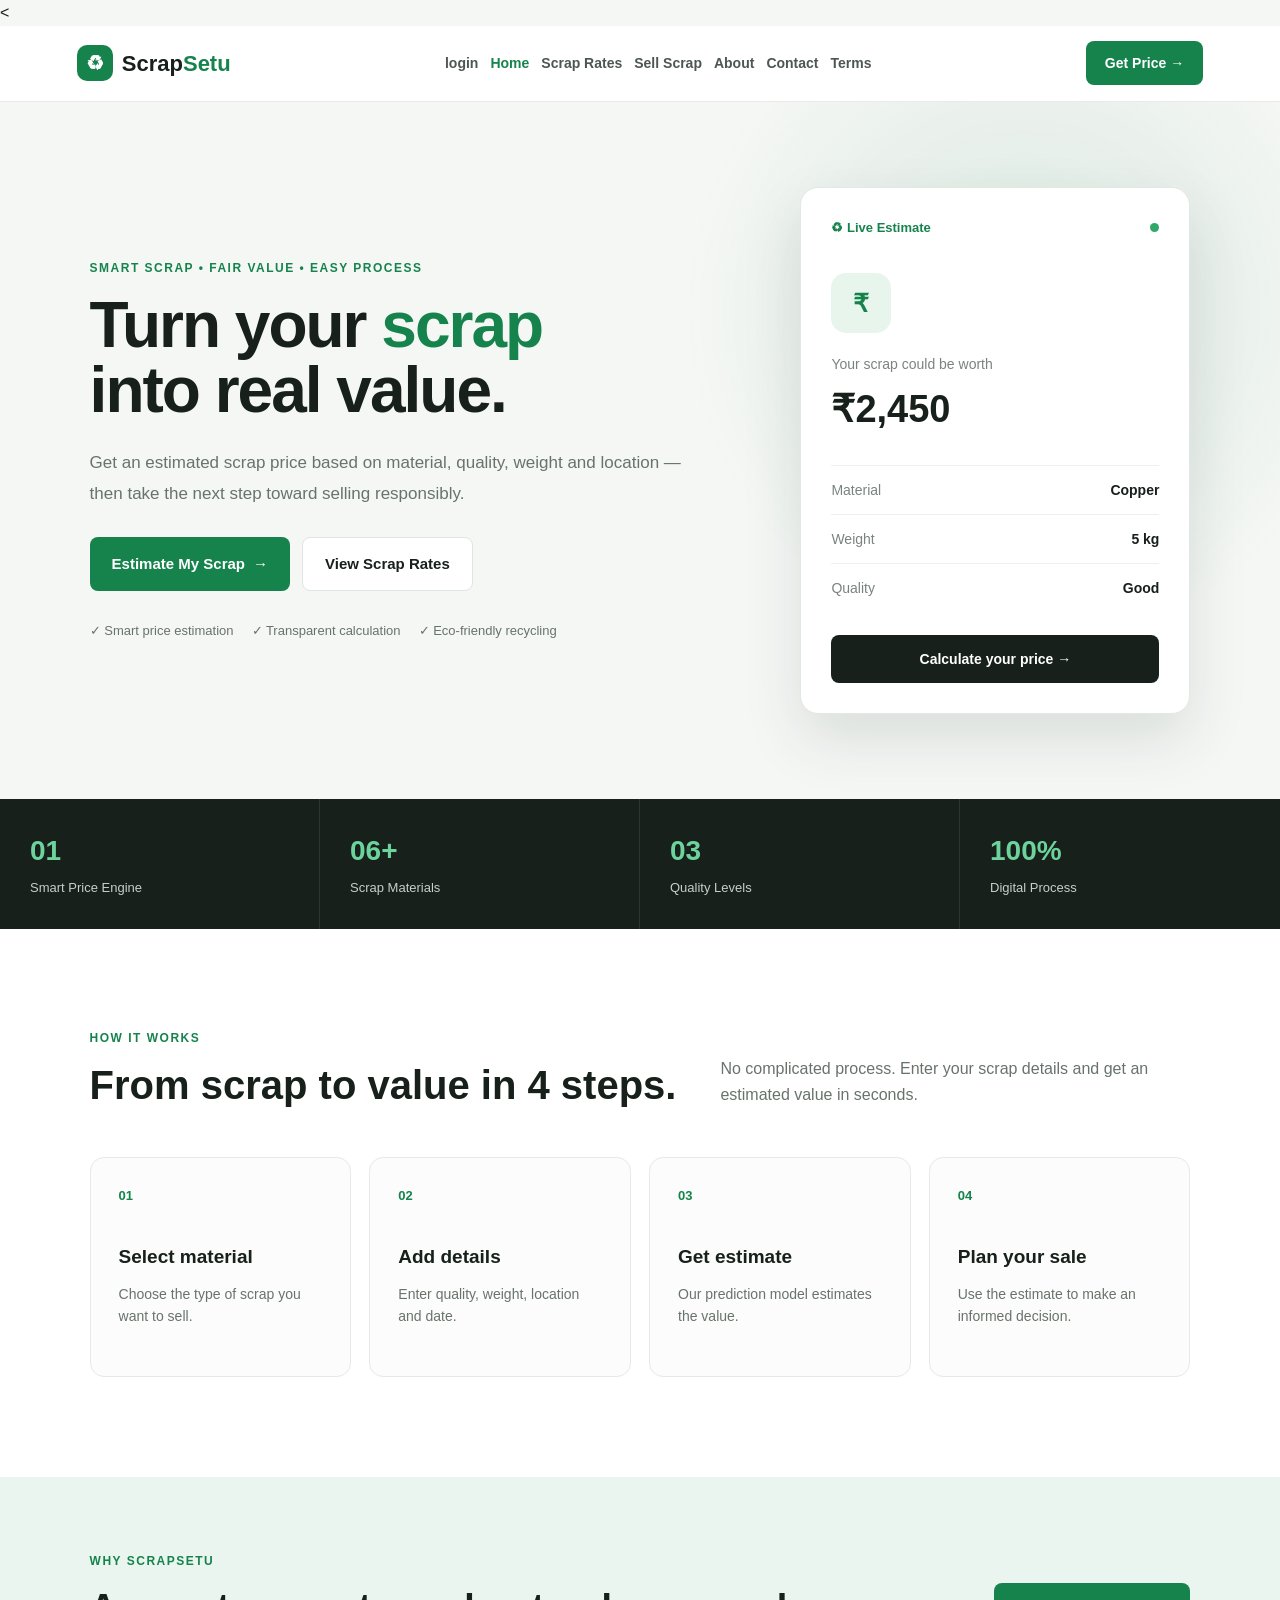
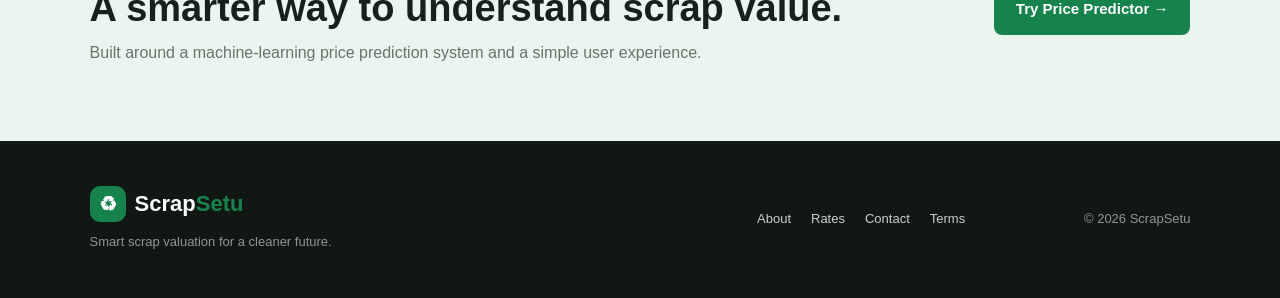
<file: frontend/index.html>
<<!DOCTYPE html>
<html lang="en">

<head>

    <meta charset="UTF-8">

    <meta
        name="viewport"
        content="width=device-width, initial-scale=1.0"
    >

    <title>ScrapSetu | Turn Scrap Into Value</title>

    <link
        rel="stylesheet"
        href="css/style.css"
    >

</head>


<body>

    <!-- =========================
         NAVBAR
    ========================== -->

    <header class="navbar">

        <!-- Logo -->

        <a
            class="brand"
            href="index.html"
        >

            <span class="brand-mark">
                ♻
            </span>

            <span>
                Scrap<span>Setu</span>
            </span>

        </a>


        <!-- Mobile Menu Button -->

        <button
            class="menu-toggle"
            id="menuToggle"
        >
            ☰
        </button>


        <!-- Navigation -->

        <nav id="navMenu">
            <div class="hero-actions">

                    <a
                        
                        href="login.html"
                    >
                    login
                    </a>


            <a
                class="active"
                href="index.html"
            >
                Home
            </a>

            <a href="rates.html">
                Scrap Rates
            </a>

            <!-- <a href="prediction.html">
                Sell Scrap
            </a> -->
            <a href="pickup.html">
                Sell Scrap
            </a>

            <a href="about.html">
                About
            </a>

            <a href="contact.html">
                Contact
            </a>

            <a href="terms.html">
                Terms
            </a>

        </nav>


        <!-- Main CTA -->

        <a
            class="nav-cta"
            href="prediction.html"
        >
            Get Price →
        </a>
         
    </header>



    <!-- =========================
         MAIN CONTENT
    ========================== -->

    <main>
       


        <!-- =========================
             HERO SECTION
        ========================== -->

        <section class="hero">

            <div class="hero-content">

                <div class="eyebrow">
                    SMART SCRAP • FAIR VALUE • EASY PROCESS
                </div>


                <h1>
                    Turn your
                    <span>scrap</span>
                    <br>
                    into real value.
                </h1>


                <p>
                    Get an estimated scrap price based on
                    material, quality, weight and location —
                    then take the next step toward selling
                    responsibly.
                </p>


                <div class="hero-actions">

                    <a
                        class="btn btn-primary"
                        href="prediction.html"
                    >
                        Estimate My Scrap
                        <span>→</span>
                    </a>


                    <a
                        class="btn btn-light"
                        href="rates.html"
                    >
                        View Scrap Rates
                    </a>

                </div>


                <div class="trust-row">

                    <span>
                        ✓ Smart price estimation
                    </span>

                    <span>
                        ✓ Transparent calculation
                    </span>

                    <span>
                        ✓ Eco-friendly recycling
                    </span>

                </div>

            </div>



            <!-- =========================
                 ESTIMATE CARD
            ========================== -->

            <div class="hero-card">

                <div class="card-top">

                    <span>
                        ♻ Live Estimate
                    </span>

                    <span class="dot"></span>

                </div>


                <div class="estimate-icon">
                    ₹
                </div>


                <div class="muted">
                    Your scrap could be worth
                </div>


                <!-- Demo/example value -->
                <div class="big-price">
                    ₹2,450
                </div>


                <div class="estimate-line">

                    <span>
                        Material
                    </span>

                    <strong>
                        Copper
                    </strong>

                </div>


                <div class="estimate-line">

                    <span>
                        Weight
                    </span>

                    <strong>
                        5 kg
                    </strong>

                </div>


                <div class="estimate-line">

                    <span>
                        Quality
                    </span>

                    <strong>
                        Good
                    </strong>

                </div>


                <a
                    href="prediction.html"
                    class="mini-btn"
                >
                    Calculate your price →
                </a>

            </div>

        </section>



        <!-- =========================
             STATS
        ========================== -->

        <section class="stats">

            <div>

                <strong>
                    01
                </strong>

                <span>
                    Smart Price Engine
                </span>

            </div>


            <div>

                <strong>
                    06+
                </strong>

                <span>
                    Scrap Materials
                </span>

            </div>


            <div>

                <strong>
                    03
                </strong>

                <span>
                    Quality Levels
                </span>

            </div>


            <div>

                <strong>
                    100%
                </strong>

                <span>
                    Digital Process
                </span>

            </div>

        </section>



        <!-- =========================
             HOW IT WORKS
        ========================== -->

        <section class="section">

            <div class="section-heading">

                <div>

                    <div class="eyebrow">
                        HOW IT WORKS
                    </div>

                    <h2>
                        From scrap to value in 4 steps.
                    </h2>

                </div>


                <p>
                    No complicated process. Enter your
                    scrap details and get an estimated
                    value in seconds.
                </p>

            </div>



            <div class="steps">


                <!-- Step 1 -->

                <article>

                    <div class="step-no">
                        01
                    </div>

                    <h3>
                        Select material
                    </h3>

                    <p>
                        Choose the type of scrap you
                        want to sell.
                    </p>

                </article>



                <!-- Step 2 -->

                <article>

                    <div class="step-no">
                        02
                    </div>

                    <h3>
                        Add details
                    </h3>

                    <p>
                        Enter quality, weight,
                        location and date.
                    </p>

                </article>



                <!-- Step 3 -->

                <article>

                    <div class="step-no">
                        03
                    </div>

                    <h3>
                        Get estimate
                    </h3>

                    <p>
                        Our prediction model
                        estimates the value.
                    </p>

                </article>



                <!-- Step 4 -->

                <article>

                    <div class="step-no">
                        04
                    </div>

                    <h3>
                        Plan your sale
                    </h3>

                    <p>
                        Use the estimate to make
                        an informed decision.
                    </p>

                </article>

            </div>

        </section>



        <!-- =========================
             WHY SCRAPSETU
        ========================== -->

        <section class="feature-band">

            <div>

                <div class="eyebrow">
                    WHY SCRAPSETU
                </div>


                <h2>
                    A smarter way to understand
                    scrap value.
                </h2>


                <p>
                    Built around a machine-learning
                    price prediction system and a
                    simple user experience.
                </p>

            </div>


            <a
                class="btn btn-primary"
                href="prediction.html"
            >
                Try Price Predictor →
            </a>

        </section>

    </main>



    <!-- =========================
         FOOTER
    ========================== -->

    <footer>


        <!-- Footer Brand -->

        <div>

            <a
                class="brand"
                href="index.html"
            >

                <span class="brand-mark">
                    ♻
                </span>

                <span>
                    Scrap<span>Setu</span>
                </span>

            </a>


            <p>
                Smart scrap valuation for a cleaner future.
            </p>

        </div>



        <!-- Footer Links -->

        <div class="footer-links">

            <a href="about.html">
                About
            </a>

            <a href="rates.html">
                Rates
            </a>

            <a href="contact.html">
                Contact
            </a>

            <a href="terms.html">
                Terms
            </a>

        </div>



        <!-- Copyright -->

        <div>
            © 2026 ScrapSetu
        </div>

    </footer>



    <!-- =========================
         JAVASCRIPT
    ========================== -->

    <script src="js/script.js"></script>

</body>

</html>
</file>
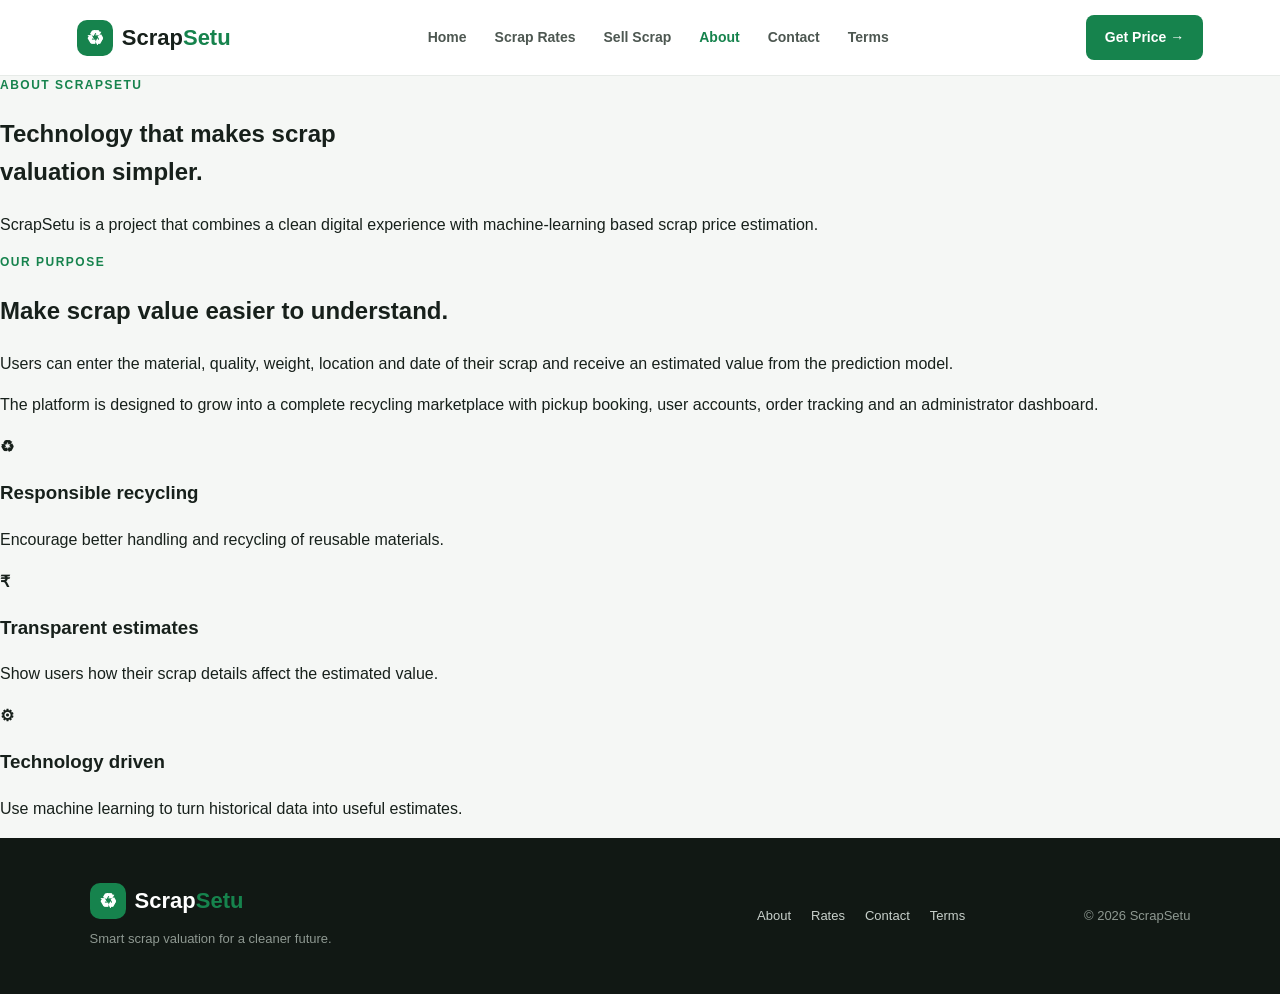
<file: frontend/about.html>
<!DOCTYPE html>
<html lang="en"><head><meta charset="UTF-8"><meta name="viewport" content="width=device-width, initial-scale=1.0"><title>About | ScrapSetu</title><link rel="stylesheet" href="css/style.css"></head>
<body>
<header class="navbar"><a class="brand" href="index.html"><span class="brand-mark">♻</span><span>Scrap<span>Setu</span></span></a><button class="menu-toggle" id="menuToggle">☰</button><nav id="navMenu"><a href="index.html">Home</a><a href="rates.html">Scrap Rates</a><a href="prediction.html">Sell Scrap</a><a class="active" href="about.html">About</a><a href="contact.html">Contact</a><a href="terms.html">Terms</a></nav><a class="nav-cta" href="prediction.html">Get Price →</a></header>
<main><section class="page-hero centered"><div class="eyebrow">ABOUT SCRAPSETU</div><h1>Technology that makes scrap<br><span>valuation simpler.</span></h1><p>ScrapSetu is a project that combines a clean digital experience with machine-learning based scrap price estimation.</p></section>
<section class="about-grid"><div><div class="eyebrow">OUR PURPOSE</div><h2>Make scrap value easier to understand.</h2></div><div><p>Users can enter the material, quality, weight, location and date of their scrap and receive an estimated value from the prediction model.</p><p>The platform is designed to grow into a complete recycling marketplace with pickup booking, user accounts, order tracking and an administrator dashboard.</p></div></section>
<section class="values"><article><b>♻</b><h3>Responsible recycling</h3><p>Encourage better handling and recycling of reusable materials.</p></article><article><b>₹</b><h3>Transparent estimates</h3><p>Show users how their scrap details affect the estimated value.</p></article><article><b>⚙</b><h3>Technology driven</h3><p>Use machine learning to turn historical data into useful estimates.</p></article></section>
</main><footer><div><a class="brand" href="index.html"><span class="brand-mark">♻</span><span>Scrap<span>Setu</span></span></a><p>Smart scrap valuation for a cleaner future.</p></div><div class="footer-links"><a href="about.html">About</a><a href="rates.html">Rates</a><a href="contact.html">Contact</a><a href="terms.html">Terms</a></div><div>© 2026 ScrapSetu</div></footer><script src="js/script.js"></script></body></html>
</file>
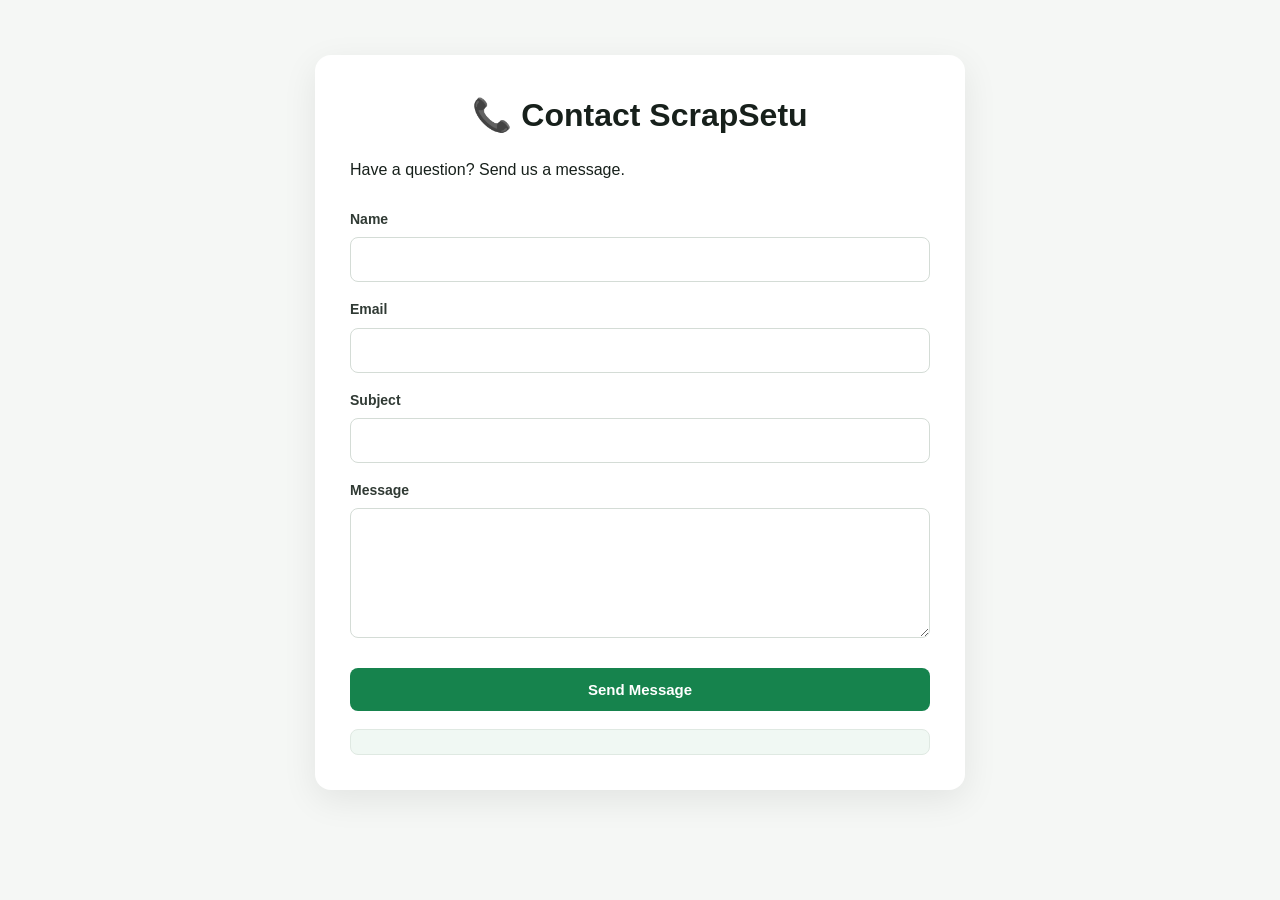
<file: frontend/contact.html>
<!DOCTYPE html>
<html lang="en">

<head>

    <meta charset="UTF-8">

    <meta name="viewport"
          content="width=device-width, initial-scale=1.0">

    <title>Contact | ScrapSetu</title>

    <link rel="stylesheet"
          href="css/style.css">

</head>

<body>

    <div class="container">

        <h1>📞 Contact ScrapSetu</h1>

        <p>
            Have a question? Send us a message.
        </p>


        <form id="contactForm">

            <label>Name</label>

            <input
                type="text"
                id="contactName"
                required
            >


            <label>Email</label>

            <input
                type="email"
                id="contactEmail"
                required
            >


            <label>Subject</label>

            <input
                type="text"
                id="contactSubject"
                required
            >


            <label>Message</label>

            <textarea
                id="contactMessage"
                rows="6"
                required
            ></textarea>


            <button type="submit">
                Send Message
            </button>

        </form>


        <div id="contactResult"
             class="result">
        </div>

    </div>


    <script src="js/contact.js"></script>

</body>

</html>
</file>
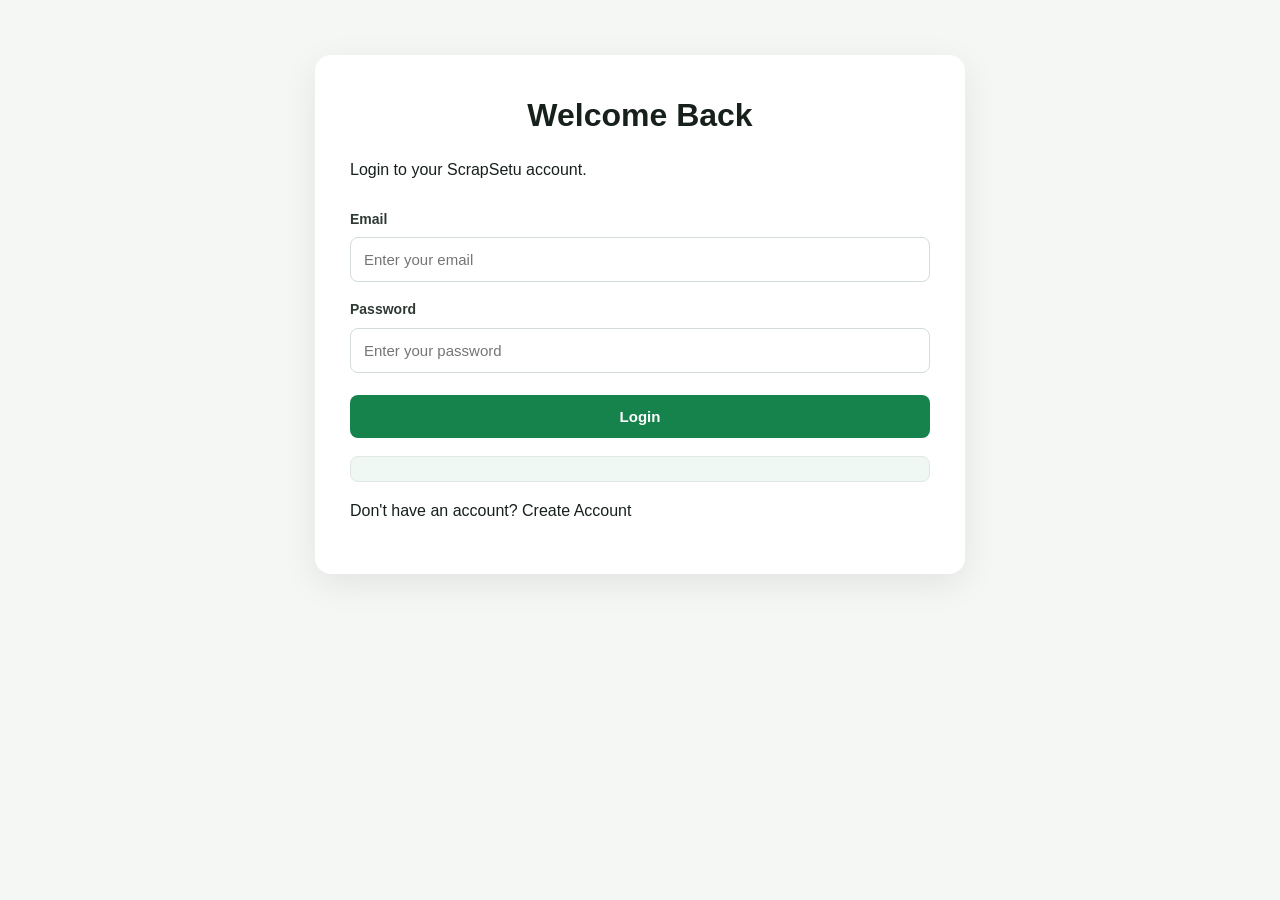
<file: frontend/dashboard.html>
<!DOCTYPE html>
<html lang="en">

<head>
    <meta charset="UTF-8">

    <meta name="viewport"
          content="width=device-width, initial-scale=1.0">

    <title>Dashboard | ScrapSetu</title>

    <link rel="stylesheet"
          href="css/style.css">
</head>

<body>

    <div class="container">

        <h1>ScrapSetu Dashboard</h1>

        <p id="welcomeMessage">
            Welcome!
        </p>

        <button onclick="goToPrediction()">
            🤖 Predict Scrap Price
        </button>

        <button onclick="goToRates()">
            💰 View Scrap Rates
        </button>

        <button onclick="goToPickup()">
            🚚 Book Scrap Pickup
        </button>

        <button onclick="viewPickups()">
            📦 My Pickups
        </button>

        <button onclick="logout()">
            🚪 Logout
        </button>

        <div id="dashboardResult"
             class="result">
        </div>

    </div>

    <script src="js/dashboard.js"></script>

</body>

</html>
</file>
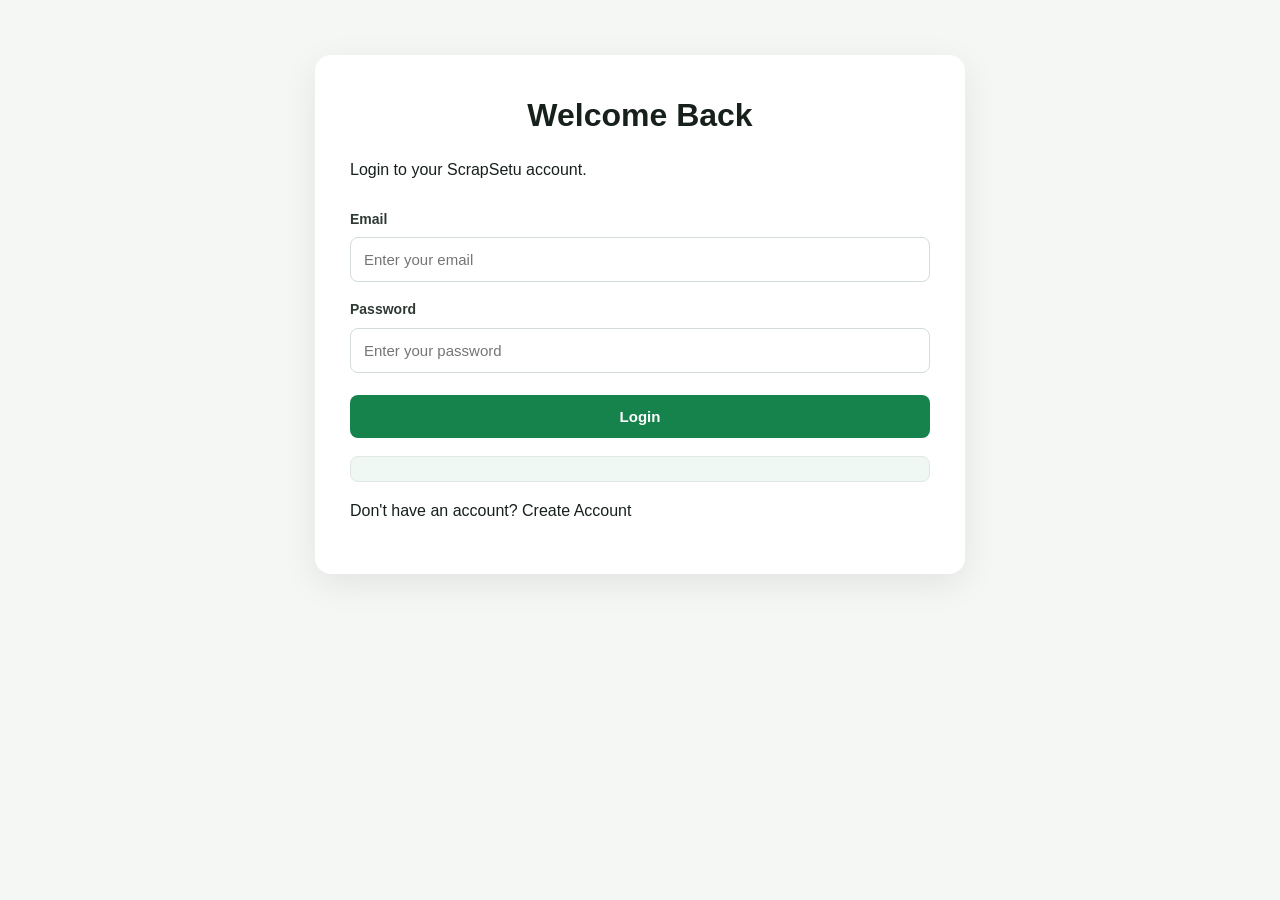
<file: frontend/login.html>
<!DOCTYPE html>
<html lang="en">

<head>

    <meta charset="UTF-8">

    <meta
        name="viewport"
        content="width=device-width, initial-scale=1.0"
    >

    <title>Login | ScrapSetu</title>

    <link
        rel="stylesheet"
        href="css/style.css"
    >

</head>

<body>

    <div class="container">

        <h1>Welcome Back</h1>

        <p>
            Login to your ScrapSetu account.
        </p>

        <form id="loginForm">

            <label>Email</label>

            <input
                type="email"
                id="loginEmail"
                placeholder="Enter your email"
                required
            >

            <label>Password</label>

            <input
                type="password"
                id="loginPassword"
                placeholder="Enter your password"
                required
            >

            <button type="submit">
                Login
            </button>

        </form>

        <div id="authMessage" class="result"></div>

        <p>
            Don't have an account?
            <a href="register.html">Create Account</a>
        </p>

    </div>

    <script src="js/auth.js"></script>

</body>

</html>
</file>
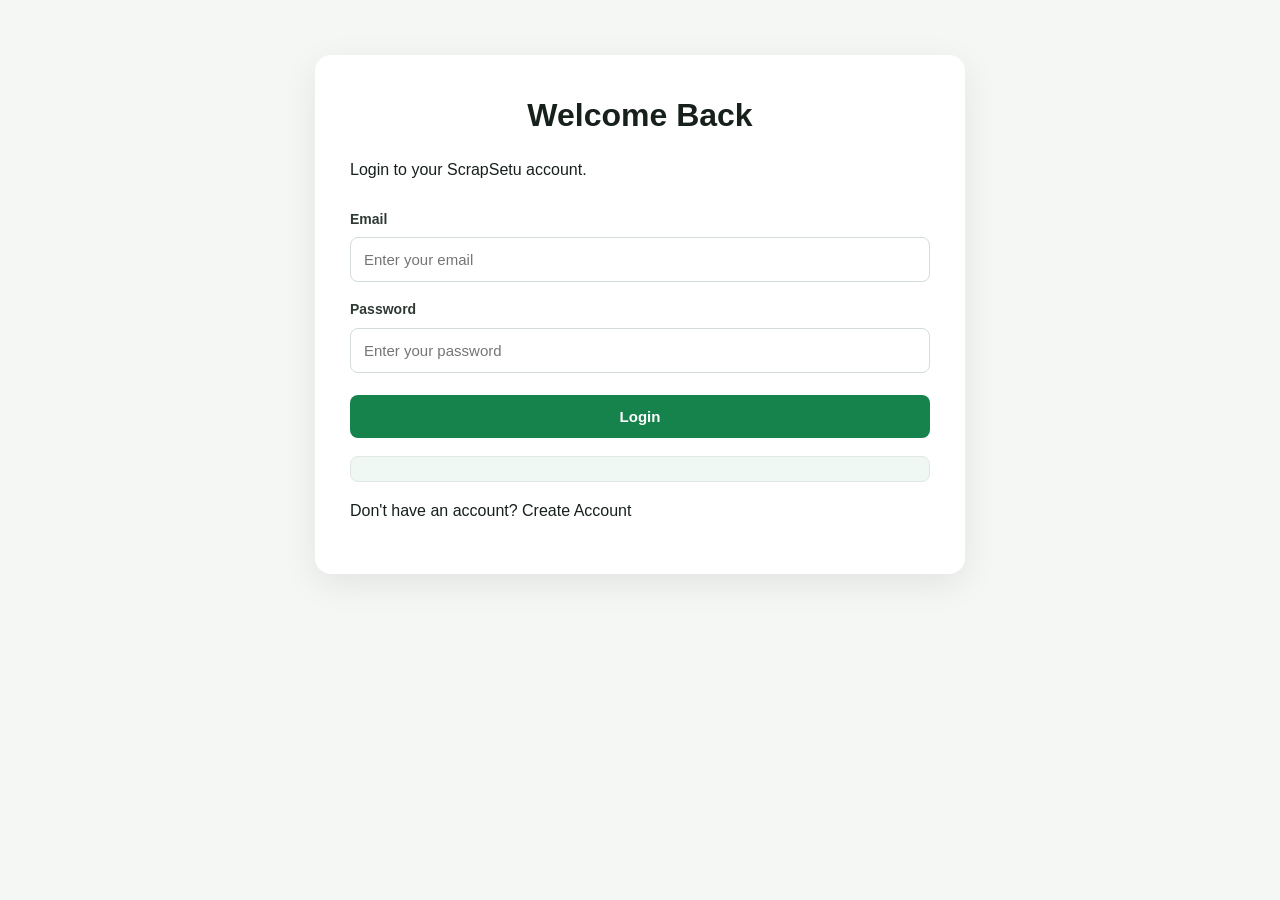
<file: frontend/pickup.html>
<!DOCTYPE html>
<html lang="en">

<head>

    <meta charset="UTF-8">

    <meta name="viewport"
          content="width=device-width, initial-scale=1.0">

    <title>Book Pickup | ScrapSetu</title>

    <link rel="stylesheet"
          href="css/style.css">

</head>

<body>

    <div class="container">

        <h1>🚚 Book Scrap Pickup</h1>

        <p>
            Enter your scrap and pickup details.
        </p>


        <form id="pickupForm">

            <label>Material</label>

            <select id="material" required>

                <option value="">
                    Select Material
                </option>

                <option value="Copper">
                    Copper
                </option>

                <option value="Iron">
                    Iron
                </option>

                <option value="Aluminium">
                    Aluminium
                </option>

                <option value="Brass">
                    Brass
                </option>

                <option value="Plastic">
                    Plastic
                </option>

                <option value="Paper">
                    Paper
                </option>

            </select>


            <label>Quality</label>

            <select id="quality" required>

                <option value="">
                    Select Quality
                </option>

                <option value="Good">
                    Good
                </option>

                <option value="Medium">
                    Medium
                </option>

                <option value="Poor">
                    Poor
                </option>

            </select>


            <label>Weight (kg)</label>

            <input
                type="number"
                id="weight"
                min="0.1"
                step="0.1"
                placeholder="Example: 20"
                required
            >


            <label>State</label>

            <input
                type="text"
                id="state"
                placeholder="Enter state"
                required
            >


            <label>City</label>

            <input
                type="text"
                id="city"
                placeholder="Enter city"
                required
            >


            <label>Pickup Address</label>

            <textarea
                id="address"
                placeholder="Enter complete address"
                rows="4"
                required
            ></textarea>


            <label>Pickup Date</label>

            <input
                type="date"
                id="pickup_date"
                required
            >


            <label>Pickup Time</label>

            <input
                type="time"
                id="pickup_time"
                required
            >


            <button type="submit">
                Book Pickup
            </button>

        </form>


        <div id="pickupResult"
             class="result">
        </div>


        <button onclick="goDashboard()">
            ← Dashboard
        </button>

    </div>


    <script src="js/pickup.js"></script>

</body>

</html>
</file>
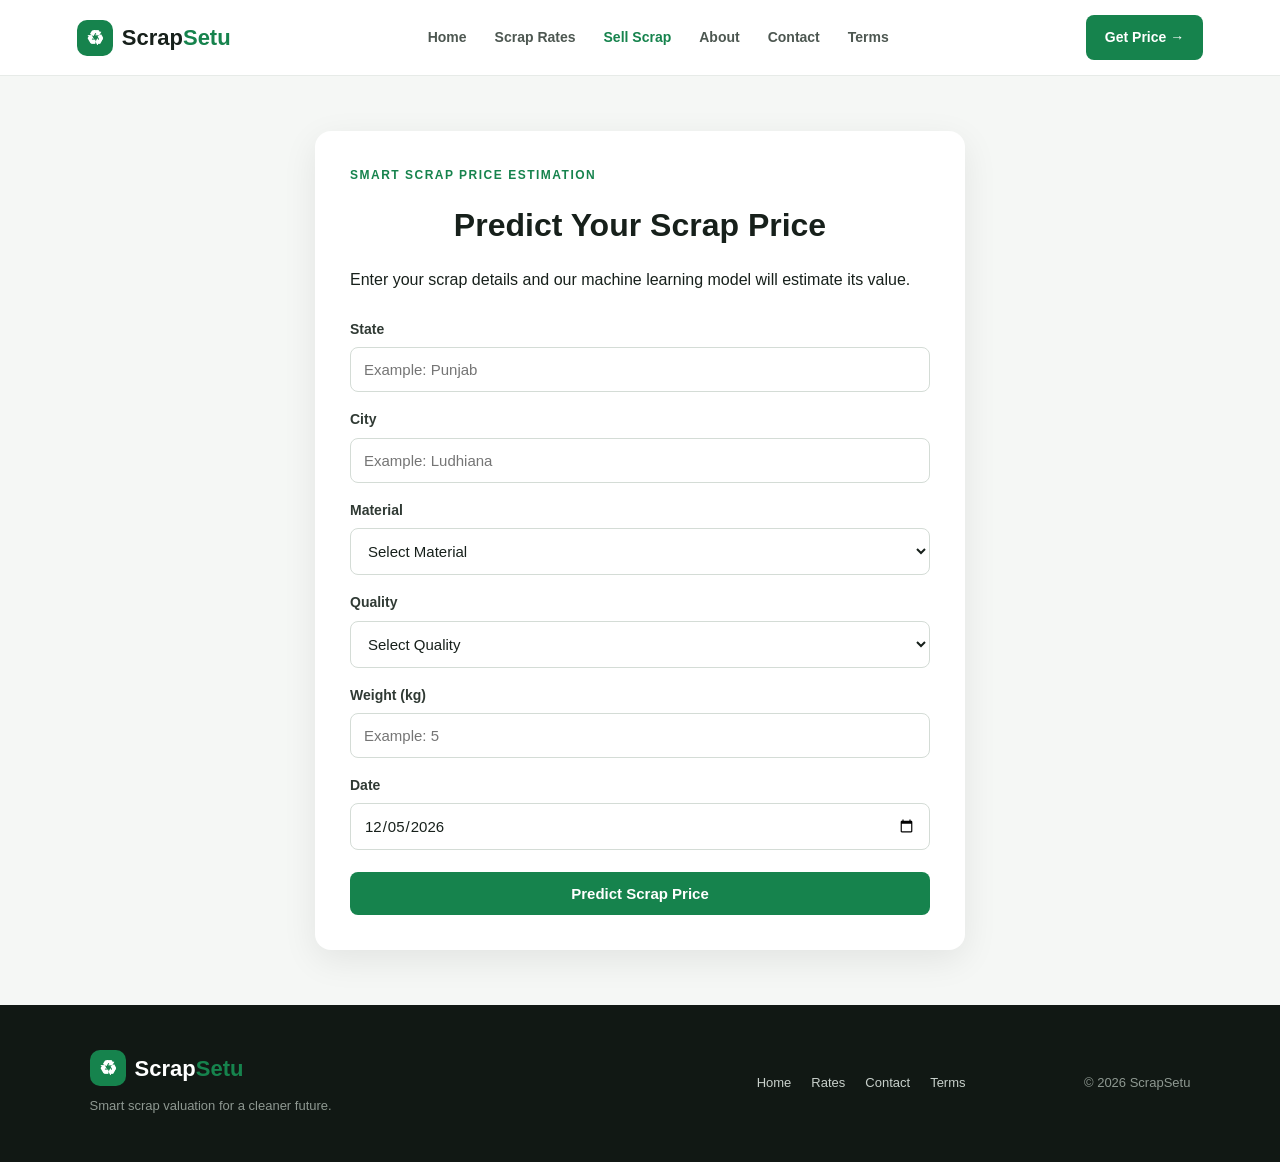
<file: frontend/prediction.html>
<!DOCTYPE html>
<html lang="en">

<head>
    <meta charset="UTF-8">
    <meta name="viewport" content="width=device-width, initial-scale=1.0">

    <title>Scrap Price Prediction | ScrapSetu</title>

    <link rel="stylesheet" href="css/style.css">
</head>

<body>

<header class="navbar">

    <a class="brand" href="index.html">
        <span class="brand-mark">♻</span>
        <span>Scrap<span>Setu</span></span>
    </a>

    <button class="menu-toggle" id="menuToggle">☰</button>

    <nav id="navMenu">
        <a href="index.html">Home</a>
        <a href="rates.html">Scrap Rates</a>
        <a class="active" href="prediction.html">Sell Scrap</a>
        <a href="about.html">About</a>
        <a href="contact.html">Contact</a>
        <a href="terms.html">Terms</a>
    </nav>

    <a class="nav-cta" href="prediction.html">
        Get Price →
    </a>

</header>


<main>

    <div class="container">

        <div class="eyebrow">
            SMART SCRAP PRICE ESTIMATION
        </div>

        <h1>Predict Your Scrap Price</h1>

        <p>
            Enter your scrap details and our machine learning model
            will estimate its value.
        </p>


        <form id="predictionForm">

            <label for="state">State</label>

            <input
                type="text"
                id="state"
                placeholder="Example: Punjab"
                required
            >


            <label for="city">City</label>

            <input
                type="text"
                id="city"
                placeholder="Example: Ludhiana"
                required
            >


            <label for="material">Material</label>

            <select id="material" required>

                <option value="">Select Material</option>

                <option value="Copper">Copper</option>
                <option value="Iron">Iron</option>
                <option value="Aluminium">Aluminium</option>
                <option value="Brass">Brass</option>
                <option value="Plastic">Plastic</option>
                <option value="Paper">Paper</option>

            </select>


            <label for="quality">Quality</label>

            <select id="quality" required>

                <option value="">Select Quality</option>

                <option value="Good">Good</option>
                <option value="Medium">Medium</option>
                <option value="Poor">Poor</option>

            </select>


            <label for="weight">Weight (kg)</label>

            <input
                type="number"
                id="weight"
                min="0.1"
                step="0.1"
                placeholder="Example: 5"
                required
            >


            <label for="date">Date</label>

            <input
                type="date"
                id="date"
                required
            >


            <button type="submit">
                Predict Scrap Price
            </button>

        </form>


        <div id="result" class="result" style="display:none;"></div>

    </div>

</main>


<footer>

    <div>

        <a class="brand" href="index.html">
            <span class="brand-mark">♻</span>
            <span>Scrap<span>Setu</span></span>
        </a>

        <p>
            Smart scrap valuation for a cleaner future.
        </p>

    </div>


    <div class="footer-links">

        <a href="index.html">Home</a>
        <a href="rates.html">Rates</a>
        <a href="contact.html">Contact</a>
        <a href="terms.html">Terms</a>

    </div>


    <div>
        © 2026 ScrapSetu
    </div>

</footer>


<script src="js/prediction.js"></script>

</body>
</html>
</file>
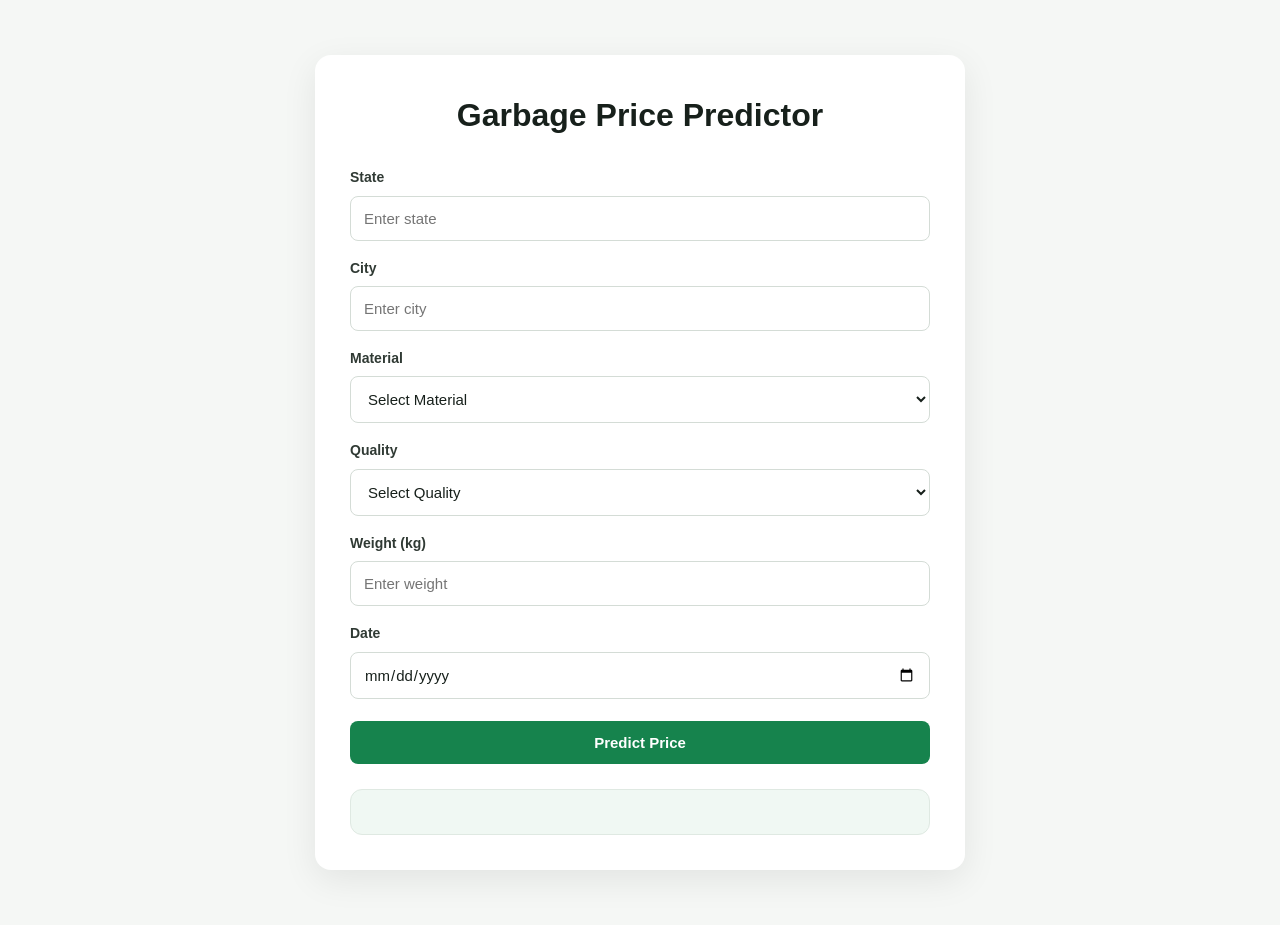
<file: frontend/predicttion.html>
<!DOCTYPE html>
<html lang="en">

<head>

    <meta charset="UTF-8">

    <meta name="viewport"
          content="width=device-width, initial-scale=1.0">

    <title>Predict Garbage Price</title>

    <link rel="stylesheet"
          href="css/style.css">

</head>

<body>

    <div class="container">

        <h1>Garbage Price Predictor</h1>

        <form id="predictionForm">

            <!-- State -->

            <label>State</label>

            <input
                type="text"
                id="state"
                placeholder="Enter state"
                required
            >


            <!-- City -->

            <label>City</label>

            <input
                type="text"
                id="city"
                placeholder="Enter city"
                required
            >


            <!-- Material -->

            <label>Material</label>

            <select id="material" required>

                <option value="">
                    Select Material
                </option>

                <option value="Copper">
                    Copper
                </option>

                <option value="Iron">
                    Iron
                </option>

                <option value="Aluminium">
                    Aluminium
                </option>

                <option value="Brass">
                    Brass
                </option>

                <option value="Plastic">
                    Plastic
                </option>

                <option value="Paper">
                    Paper
                </option>

            </select>


            <!-- Quality -->

            <label>Quality</label>

            <select id="quality" required>

                <option value="">
                    Select Quality
                </option>

                <option value="Good">
                    Good
                </option>

                <option value="Medium">
                    Medium
                </option>

                <option value="Poor">
                    Poor
                </option>

            </select>


            <!-- Weight -->

            <label>Weight (kg)</label>

            <input
                type="number"
                id="weight"
                placeholder="Enter weight"
                min="0.1"
                step="0.1"
                required
            >


            <!-- Date -->

            <label>Date</label>

            <input
                type="date"
                id="date"
                required
            >


            <button type="submit">
                Predict Price
            </button>

        </form>


        <!-- Result -->

        <div id="result"
             class="result">

        </div>

    </div>


    <script src="js/script.js"></script>

</body>

</html>
</file>
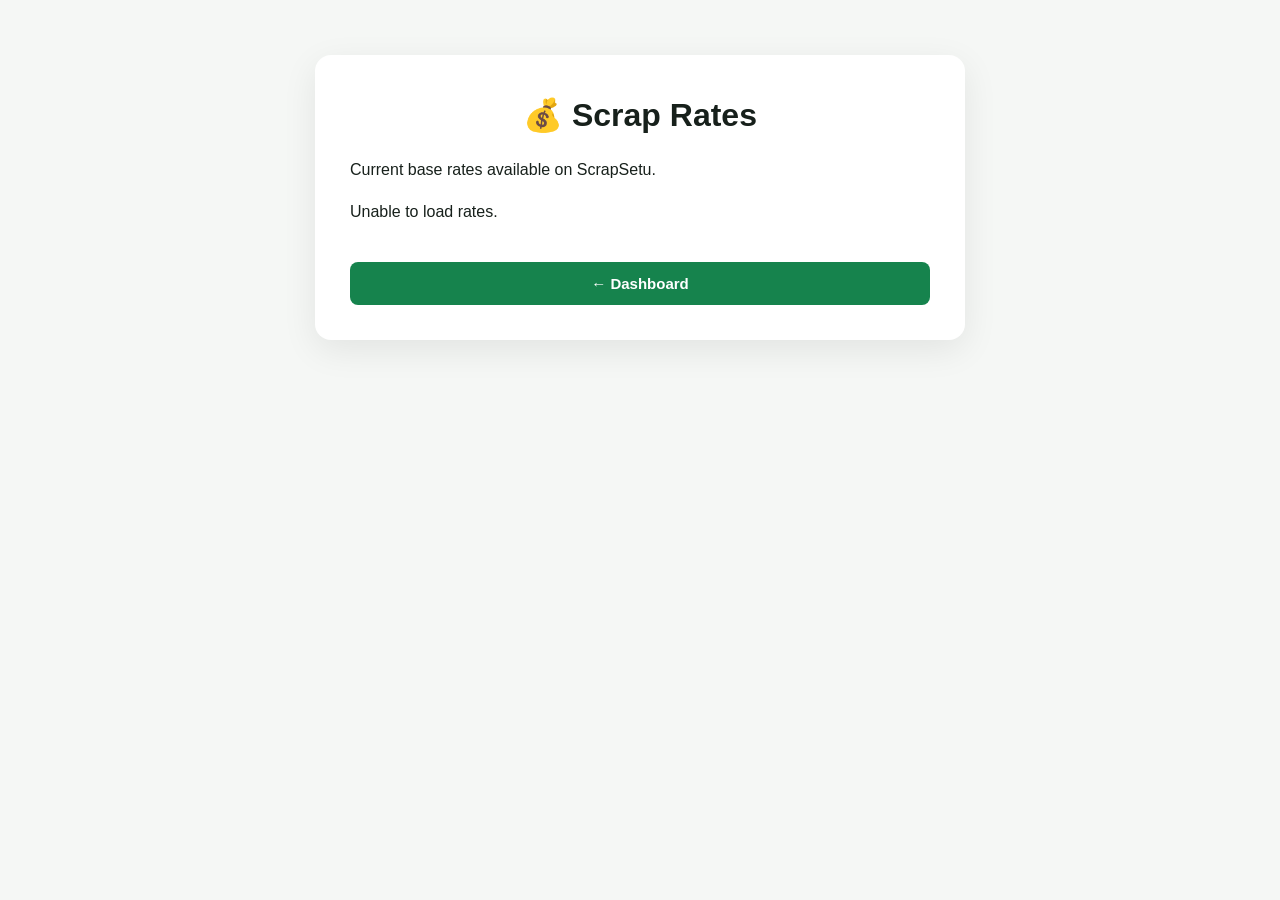
<file: frontend/rates.html>
<!DOCTYPE html>
<html lang="en">

<head>

    <meta charset="UTF-8">

    <meta name="viewport"
          content="width=device-width, initial-scale=1.0">

    <title>Scrap Rates | ScrapSetu</title>

    <link rel="stylesheet"
          href="css/style.css">

</head>

<body>

    <div class="container">

        <h1>💰 Scrap Rates</h1>

        <p>
            Current base rates available on ScrapSetu.
        </p>

        <div id="ratesContainer">
            Loading rates...
        </div>

        <button onclick="goDashboard()">
            ← Dashboard
        </button>

    </div>

    <script src="js/rates.js"></script>

</body>

</html>
</file>
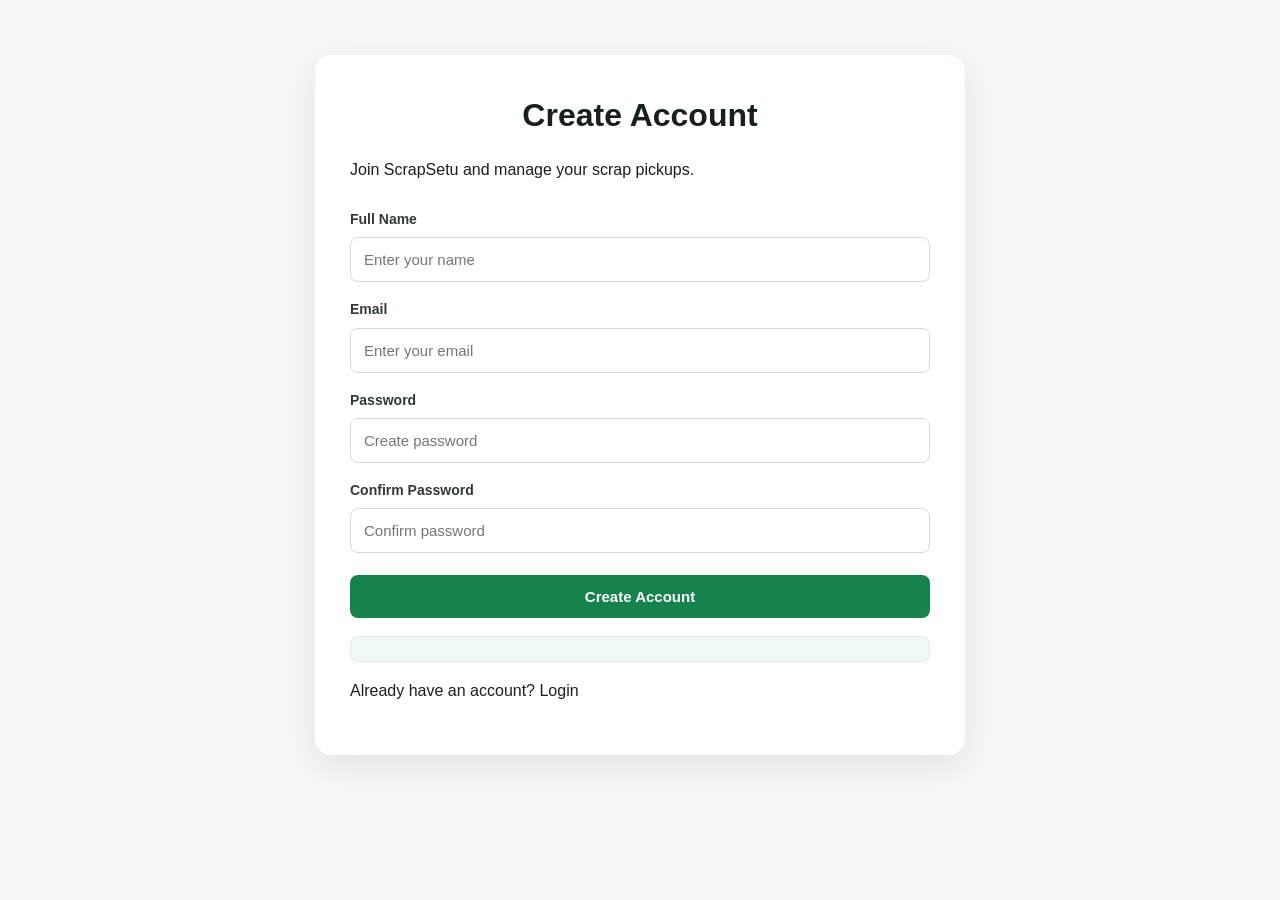
<file: frontend/register.html>
<!DOCTYPE html>
<html lang="en">
<head>
    <meta charset="UTF-8">
    <meta name="viewport" content="width=device-width, initial-scale=1.0">

    <title>Register | ScrapSetu</title>

    <link rel="stylesheet" href="css/style.css">
</head>

<body>

    <div class="container">

        <h1>Create Account</h1>

        <p>Join ScrapSetu and manage your scrap pickups.</p>

        <form id="registerForm">

            <label>Full Name</label>

            <input
                type="text"
                id="name"
                placeholder="Enter your name"
                required
            >

            <label>Email</label>

            <input
                type="email"
                id="email"
                placeholder="Enter your email"
                required
            >

            <label>Password</label>

            <input
                type="password"
                id="password"
                placeholder="Create password"
                minlength="6"
                required
            >

            <label>Confirm Password</label>

            <input
                type="password"
                id="confirmPassword"
                placeholder="Confirm password"
                minlength="6"
                required
            >

            <button type="submit">
                Create Account
            </button>

        </form>

        <div id="authMessage" class="result"></div>

        <p>
            Already have an account?
            <a href="login.html">Login</a>
        </p>

    </div>

    <script src="js/auth.js"></script>

</body>
</html>
</file>
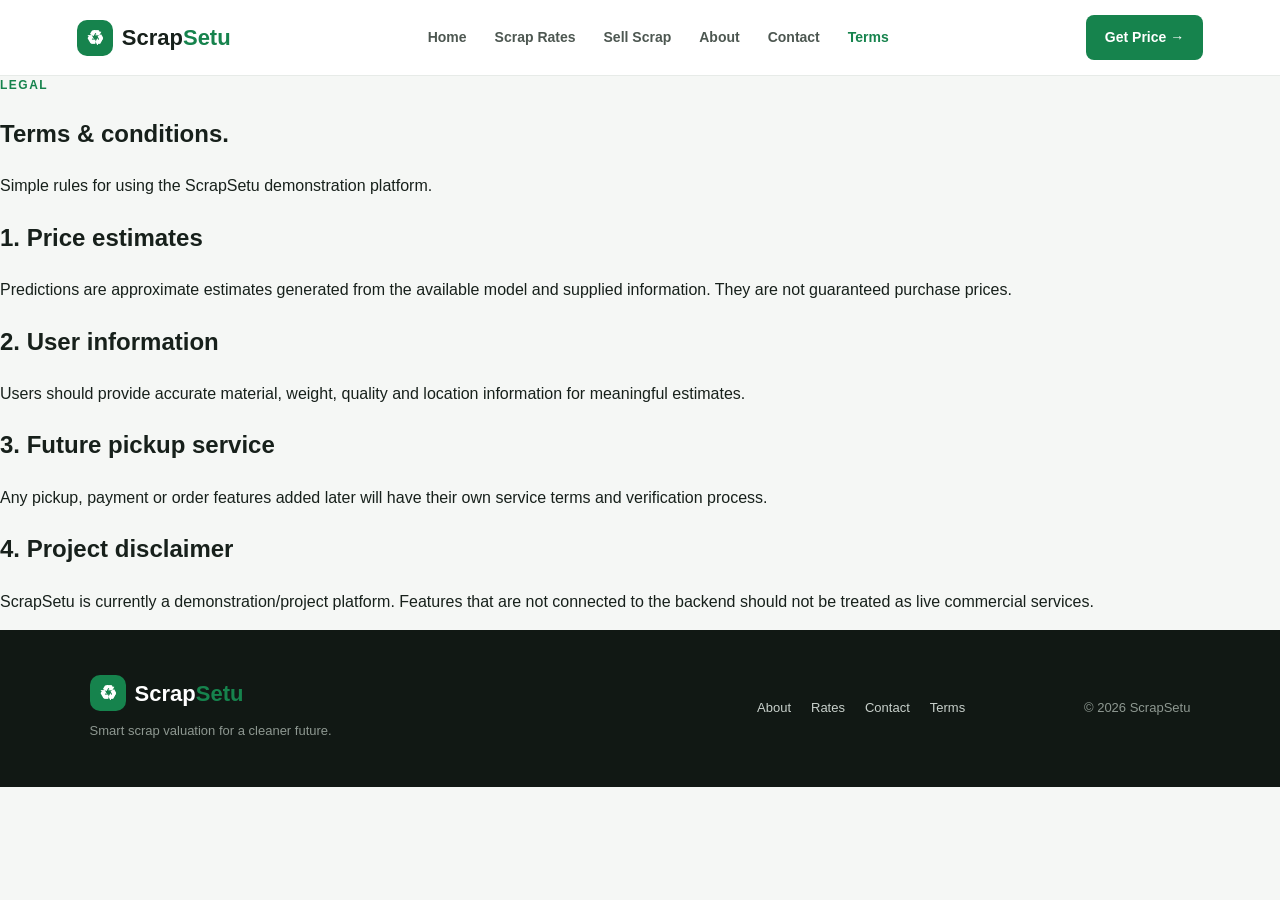
<file: frontend/terms.html>
<!DOCTYPE html>
<html lang="en"><head><meta charset="UTF-8"><meta name="viewport" content="width=device-width, initial-scale=1.0"><title>Terms | ScrapSetu</title><link rel="stylesheet" href="css/style.css"></head>
<body>
<header class="navbar"><a class="brand" href="index.html"><span class="brand-mark">♻</span><span>Scrap<span>Setu</span></span></a><button class="menu-toggle" id="menuToggle">☰</button><nav id="navMenu"><a href="index.html">Home</a><a href="rates.html">Scrap Rates</a><a href="prediction.html">Sell Scrap</a><a href="about.html">About</a><a href="contact.html">Contact</a><a class="active" href="terms.html">Terms</a></nav><a class="nav-cta" href="prediction.html">Get Price →</a></header>
<main><section class="page-hero centered"><div class="eyebrow">LEGAL</div><h1>Terms & <span>conditions.</span></h1><p>Simple rules for using the ScrapSetu demonstration platform.</p></section>
<section class="legal"><article><h2>1. Price estimates</h2><p>Predictions are approximate estimates generated from the available model and supplied information. They are not guaranteed purchase prices.</p></article><article><h2>2. User information</h2><p>Users should provide accurate material, weight, quality and location information for meaningful estimates.</p></article><article><h2>3. Future pickup service</h2><p>Any pickup, payment or order features added later will have their own service terms and verification process.</p></article><article><h2>4. Project disclaimer</h2><p>ScrapSetu is currently a demonstration/project platform. Features that are not connected to the backend should not be treated as live commercial services.</p></article></section></main>
<footer><div><a class="brand" href="index.html"><span class="brand-mark">♻</span><span>Scrap<span>Setu</span></span></a><p>Smart scrap valuation for a cleaner future.</p></div><div class="footer-links"><a href="about.html">About</a><a href="rates.html">Rates</a><a href="contact.html">Contact</a><a href="terms.html">Terms</a></div><div>© 2026 ScrapSetu</div></footer><script src="js/script.js"></script></body></html>
</file>
<file: frontend/css/style.css>
/* ================================
   GLOBAL
================================ */

* {
    box-sizing: border-box;
}

html {
    scroll-behavior: smooth;
}

body {
    margin: 0;
    font-family: Arial, Helvetica, sans-serif;
    background: #f5f7f5;
    color: #17201b;
    line-height: 1.6;
}

a {
    color: inherit;
    text-decoration: none;
}

button,
input,
select,
textarea {
    font-family: inherit;
}

button {
    cursor: pointer;
}


/* ================================
   NAVBAR
================================ */

.navbar {
    width: 100%;
    height: 76px;
    padding: 0 6%;
    display: flex;
    align-items: center;
    justify-content: space-between;

    background: #ffffff;
    border-bottom: 1px solid #e7ebe8;

    position: sticky;
    top: 0;
    z-index: 1000;
}

.brand {
    display: flex;
    align-items: center;
    gap: 9px;

    font-size: 22px;
    font-weight: 800;
    color: #17201b;
}

.brand > span:last-child > span {
    color: #16834d;
}

.brand-mark {
    width: 36px;
    height: 36px;

    display: flex;
    align-items: center;
    justify-content: center;

    border-radius: 10px;
    background: #16834d;
    color: white;

    font-size: 20px;
}

#navMenu {
    display: flex;
    align-items: center;
    gap: 28px;
}

#navMenu a {
    font-size: 14px;
    font-weight: 600;
    color: #4d5751;

    transition: 0.2s ease;
}

#navMenu a:hover,
#navMenu a.active {
    color: #16834d;
}

.nav-cta {
    padding: 11px 19px;

    background: #16834d;
    color: white !important;

    border-radius: 8px;

    font-size: 14px;
    font-weight: 700;

    transition: 0.2s ease;
}

.nav-cta:hover {
    background: #116b3e;
}

.menu-toggle {
    display: none;

    width: auto;
    margin: 0;
    padding: 8px 12px;

    background: #17201b;
    color: white;

    border: none;
    border-radius: 7px;

    font-size: 20px;
}


/* ================================
   HERO
================================ */

.hero {
    min-height: 620px;

    padding: 85px 7%;

    display: grid;
    grid-template-columns: 1.15fr 0.85fr;
    align-items: center;
    gap: 70px;

    background:
        radial-gradient(circle at 80% 30%, rgba(22, 131, 77, 0.12), transparent 30%),
        #f5f7f5;
}

.hero-content {
    max-width: 720px;
}

.eyebrow {
    margin-bottom: 15px;

    color: #16834d;

    font-size: 12px;
    font-weight: 800;
    letter-spacing: 1.5px;
}

.hero h1 {
    margin: 0 0 25px;

    text-align: left;

    font-size: clamp(45px, 5vw, 72px);
    line-height: 1.02;
    letter-spacing: -2px;

    color: #17201b;
}

.hero h1 span {
    color: #16834d;
}

.hero-content > p {
    max-width: 650px;

    margin: 0 0 28px;

    text-align: left;

    color: #68736c;

    font-size: 17px;
    line-height: 1.8;
}

.hero-actions {
    display: flex;
    gap: 12px;
    flex-wrap: wrap;
}

.btn {
    display: inline-flex;
    align-items: center;
    justify-content: center;
    gap: 8px;

    padding: 14px 22px;

    border-radius: 8px;

    font-size: 15px;
    font-weight: 700;

    transition: 0.2s ease;
}

.btn-primary {
    background: #16834d;
    color: white;
}

.btn-primary:hover {
    background: #116b3e;
    transform: translateY(-1px);
}

.btn-light {
    background: white;
    color: #17201b;

    border: 1px solid #dfe5e1;
}

.btn-light:hover {
    border-color: #16834d;
    color: #16834d;
}

.trust-row {
    margin-top: 30px;

    display: flex;
    flex-wrap: wrap;
    gap: 18px;

    color: #68736c;

    font-size: 13px;
}


/* ================================
   HERO CARD
================================ */

.hero-card {
    width: 100%;
    max-width: 390px;

    margin-left: auto;

    padding: 30px;

    background: white;

    border: 1px solid #e2e8e3;
    border-radius: 18px;

    box-shadow:
        0 25px 60px rgba(22, 50, 34, 0.12);
}

.card-top {
    display: flex;
    align-items: center;
    justify-content: space-between;

    color: #16834d;

    font-size: 13px;
    font-weight: 700;
}

.dot {
    width: 9px;
    height: 9px;

    border-radius: 50%;

    background: #31a86b;
}

.estimate-icon {
    width: 60px;
    height: 60px;

    margin: 35px 0 20px;

    display: flex;
    align-items: center;
    justify-content: center;

    border-radius: 15px;

    background: #e8f5ed;
    color: #16834d;

    font-size: 25px;
    font-weight: 800;
}

.muted {
    color: #7a847e;
    font-size: 14px;
}

.big-price {
    margin: 3px 0 25px;

    color: #17201b;

    font-size: 38px;
    font-weight: 800;
}

.estimate-line {
    padding: 13px 0;

    display: flex;
    align-items: center;
    justify-content: space-between;

    border-top: 1px solid #edf0ee;

    font-size: 14px;
}

.estimate-line span {
    color: #7a847e;
}

.estimate-line strong {
    color: #17201b;
}

.mini-btn {
    display: block;

    margin-top: 22px;
    padding: 13px;

    border-radius: 8px;

    background: #17201b;
    color: white;

    text-align: center;

    font-size: 14px;
    font-weight: 700;
}

.mini-btn:hover {
    background: #16834d;
}


/* ================================
   STATS
================================ */

.stats {
    display: grid;
    grid-template-columns: repeat(4, 1fr);

    background: #17201b;
    color: white;
}

.stats div {
    min-height: 130px;

    padding: 28px 30px;

    display: flex;
    flex-direction: column;
    justify-content: center;

    border-right: 1px solid rgba(255,255,255,0.1);
}

.stats div:last-child {
    border-right: none;
}

.stats strong {
    color: #6dd39d;

    font-size: 28px;
}

.stats span {
    margin-top: 4px;

    color: #c6d0ca;

    font-size: 13px;
}


/* ================================
   GENERAL SECTION
================================ */

.section {
    padding: 100px 7%;
    background: white;
}

.section-heading {
    margin-bottom: 50px;

    display: flex;
    align-items: flex-end;
    justify-content: space-between;
    gap: 40px;
}

.section-heading h2 {
    margin: 0;

    color: #17201b;

    font-size: 40px;
    line-height: 1.1;
}

.section-heading > p {
    max-width: 470px;

    margin: 0;

    text-align: left;

    color: #68736c;
}


/* ================================
   STEPS
================================ */

.steps {
    display: grid;
    grid-template-columns: repeat(4, 1fr);
    gap: 18px;
}

.steps article {
    min-height: 220px;

    padding: 28px;

    border: 1px solid #e5eae6;
    border-radius: 14px;

    background: #fbfcfb;

    transition: 0.2s ease;
}

.steps article:hover {
    transform: translateY(-5px);

    border-color: #b9dbc8;

    box-shadow: 0 15px 35px rgba(22, 50, 34, 0.08);
}

.step-no {
    margin-bottom: 35px;

    color: #16834d;

    font-size: 13px;
    font-weight: 800;
}

.steps h3 {
    margin: 0 0 10px;

    color: #17201b;

    font-size: 19px;
}

.steps p {
    margin: 0;

    text-align: left;

    color: #68736c;

    font-size: 14px;
}


/* ================================
   FEATURE BAND
================================ */

.feature-band {
    margin: 0;
    padding: 75px 7%;

    display: flex;
    align-items: center;
    justify-content: space-between;
    gap: 40px;

    background: #e9f5ee;
}

.feature-band h2 {
    margin: 0 0 10px;

    font-size: 38px;
    line-height: 1.15;
}

.feature-band p {
    margin: 0;

    color: #68736c;

    text-align: left;
}


/* ================================
   FOOTER
================================ */

footer {
    padding: 45px 7%;

    display: grid;
    grid-template-columns: 1.5fr 1fr auto;
    align-items: center;
    gap: 40px;

    background: #111814;
    color: #c8d0cb;
}

footer .brand {
    color: white;
}

footer p {
    margin: 10px 0 0;

    color: #8e9891;

    text-align: left;

    font-size: 13px;
}

.footer-links {
    display: flex;
    justify-content: center;
    gap: 20px;
}

.footer-links a {
    color: #c8d0cb;

    font-size: 13px;
}

.footer-links a:hover {
    color: #6dd39d;
}

footer > div:last-child {
    color: #8e9891;

    font-size: 13px;
}


/* ================================
   INNER PAGES
   Prediction / Rates / Pickup /
   Login / Register / Dashboard
================================ */

.container {
    width: 90%;
    max-width: 650px;

    margin: 55px auto;
    padding: 35px;

    background: white;

    border-radius: 16px;

    box-shadow:
        0 10px 35px rgba(0, 0, 0, 0.08);
}

.container h1 {
    margin-top: 0;
    margin-bottom: 10px;

    text-align: center;

    color: #17201b;
}

.container h2 {
    margin-top: 10px;

    color: #17201b;
}

.container p {
    line-height: 1.6;
}

form {
    margin-top: 25px;
}

label {
    display: block;

    margin-top: 16px;
    margin-bottom: 7px;

    color: #303a34;

    font-size: 14px;
    font-weight: 700;
}

input,
select,
textarea {
    width: 100%;

    padding: 13px;

    border: 1px solid #d4dcd6;
    border-radius: 8px;

    background: white;

    color: #17201b;

    font-size: 15px;

    outline: none;
}

input:focus,
select:focus,
textarea:focus {
    border-color: #16834d;

    box-shadow: 0 0 0 3px rgba(22, 131, 77, 0.1);
}

textarea {
    min-height: 120px;
    resize: vertical;
}


/* ================================
   INNER PAGE BUTTONS
================================ */

.container button {
    width: 100%;

    margin-top: 22px;
    padding: 13px;

    border: none;
    border-radius: 8px;

    background: #16834d;
    color: white;

    font-size: 15px;
    font-weight: 700;

    transition: 0.2s ease;
}

.container button:hover {
    background: #116b3e;
}


/* ================================
   RESULT
================================ */

.result {
    margin-top: 25px;
    padding: 22px;

    border: 1px solid #dfe9e2;
    border-radius: 12px;

    background: #f0f8f3;
}

.result p {
    margin: 8px 0;

    text-align: left;

    color: #344039;
}


/* ================================
   RATE / PICKUP CARDS
================================ */

.pickup-card,
.rate-card {
    margin-top: 15px;
    padding: 20px;

    background: #f8faf8;

    border: 1px solid #e2e8e3;

    border-radius: 12px;
}

.pickup-card p,
.rate-card p {
    margin: 7px 0;

    text-align: left;
}


/* ================================
   AUTH MESSAGE
================================ */

#authMessage,
#contactResult,
#pickupResult {
    margin-top: 18px;

    padding: 12px;

    border-radius: 8px;

    text-align: center;
}


/* ================================
   DASHBOARD
================================ */

.dashboard-buttons {
    display: grid;
    gap: 12px;
}

.dashboard-buttons button {
    margin-top: 0;
}


/* ================================
   MOBILE
================================ */

@media (max-width: 900px) {

    .navbar {
        padding: 0 5%;
    }

    #navMenu {
        gap: 15px;
    }

    .hero {
        grid-template-columns: 1fr;

        padding: 65px 6%;
    }

    .hero-card {
        margin: 0 auto;
    }

    .stats {
        grid-template-columns: repeat(2, 1fr);
    }

    .steps {
        grid-template-columns: repeat(2, 1fr);
    }

    .section-heading {
        align-items: flex-start;
        flex-direction: column;
    }

    footer {
        grid-template-columns: 1fr;
    }

    .footer-links {
        justify-content: flex-start;
    }
}


@media (max-width: 650px) {

    .navbar {
        height: 68px;
    }

    .brand {
        font-size: 19px;
    }

    .brand-mark {
        width: 32px;
        height: 32px;
    }

    .menu-toggle {
        display: block;
    }

    #navMenu {
        display: none;

        position: absolute;

        top: 68px;
        left: 0;
        right: 0;

        padding: 20px;

        flex-direction: column;
        align-items: stretch;
        gap: 0;

        background: white;

        border-bottom: 1px solid #e5eae6;
    }

    #navMenu.show {
        display: flex;
    }

    #navMenu a {
        padding: 12px 5%;
    }

    .nav-cta {
        display: none;
    }

    .hero {
        padding: 50px 5%;
        gap: 40px;
    }

    .hero h1 {
        font-size: 43px;
    }

    .hero-content > p {
        font-size: 15px;
    }

    .hero-actions {
        flex-direction: column;
    }

    .btn {
        width: 100%;
    }

    .trust-row {
        flex-direction: column;
        gap: 8px;
    }

    .hero-card {
        padding: 24px;
    }

    .stats {
        grid-template-columns: 1fr 1fr;
    }

    .stats div {
        min-height: 110px;
        padding: 20px;
    }

    .section {
        padding: 65px 5%;
    }

    .section-heading h2 {
        font-size: 31px;
    }

    .steps {
        grid-template-columns: 1fr;
    }

    .feature-band {
        padding: 55px 5%;

        align-items: flex-start;
        flex-direction: column;
    }

    .feature-band h2 {
        font-size: 30px;
    }

    footer {
        padding: 40px 5%;
    }

    .container {
        width: 92%;

        margin: 30px auto;
        padding: 25px 20px;
    }
}
</file>
